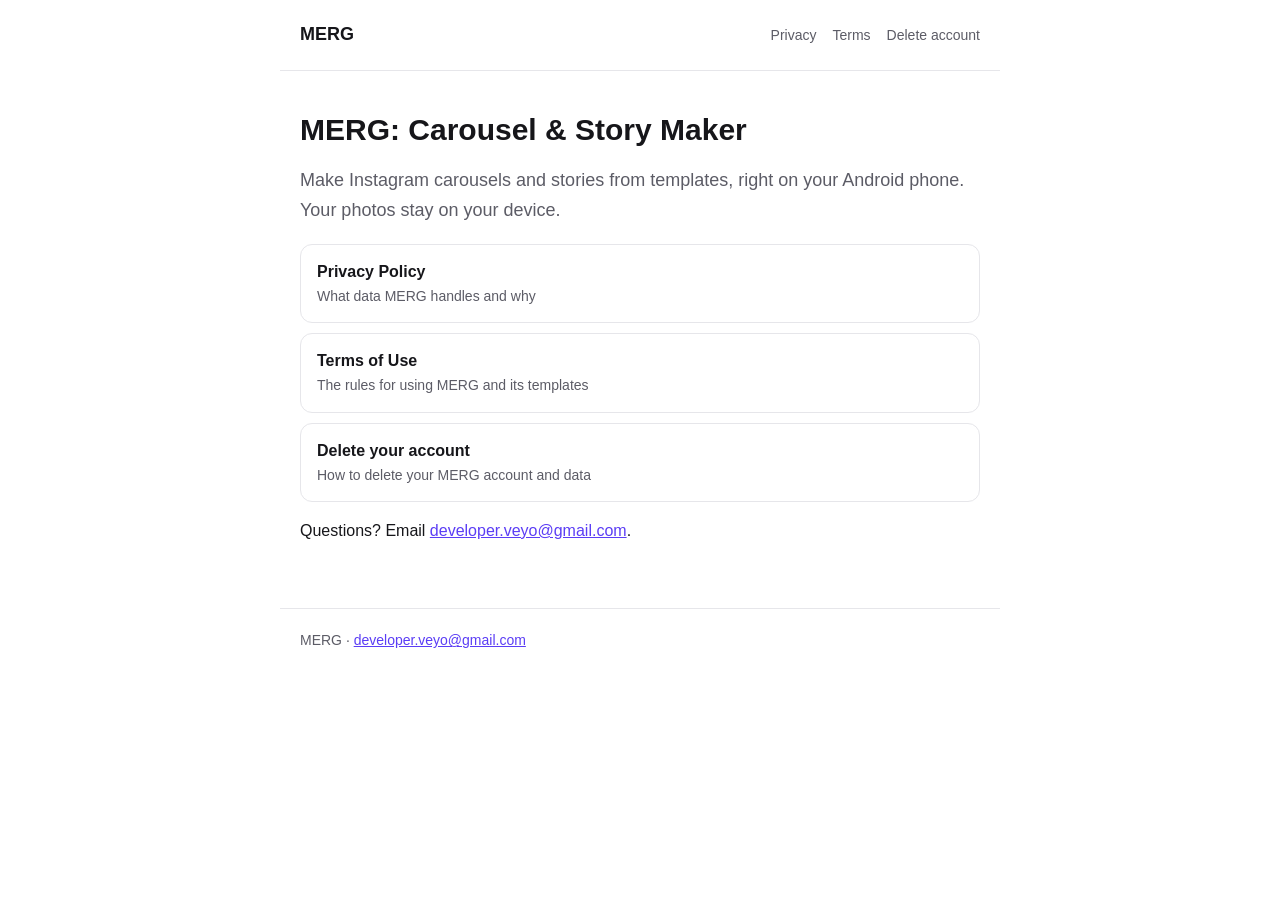
<file: index.html>
<!doctype html>
<html lang="en">
<head>
<meta charset="utf-8">
<meta name="viewport" content="width=device-width, initial-scale=1">
<title>MERG: Carousel &amp; Story Maker</title>
<meta name="description" content="MERG is an Android app for making Instagram carousels and stories.">
<link rel="stylesheet" href="style.css">
</head>
<body>
<header><a class="brand" href="./">MERG</a>
<nav><a href="privacy/">Privacy</a><a href="terms/">Terms</a><a href="delete-account/">Delete account</a></nav></header>
<main>
<section class="hero">
<h1>MERG: Carousel &amp; Story Maker</h1>
<p class="lede">Make Instagram carousels and stories from templates, right on your Android phone. Your photos stay on your device.</p>
<ul class="links">
<li><a href="privacy/">Privacy Policy<span>What data MERG handles and why</span></a></li>
<li><a href="terms/">Terms of Use<span>The rules for using MERG and its templates</span></a></li>
<li><a href="delete-account/">Delete your account<span>How to delete your MERG account and data</span></a></li>
</ul>
<p>Questions? Email <a href="mailto:developer.veyo@gmail.com">developer.veyo@gmail.com</a>.</p>
</section>
</main>
<footer>MERG &middot; <a href="mailto:developer.veyo@gmail.com">developer.veyo@gmail.com</a></footer>
</body>
</html>
</file>
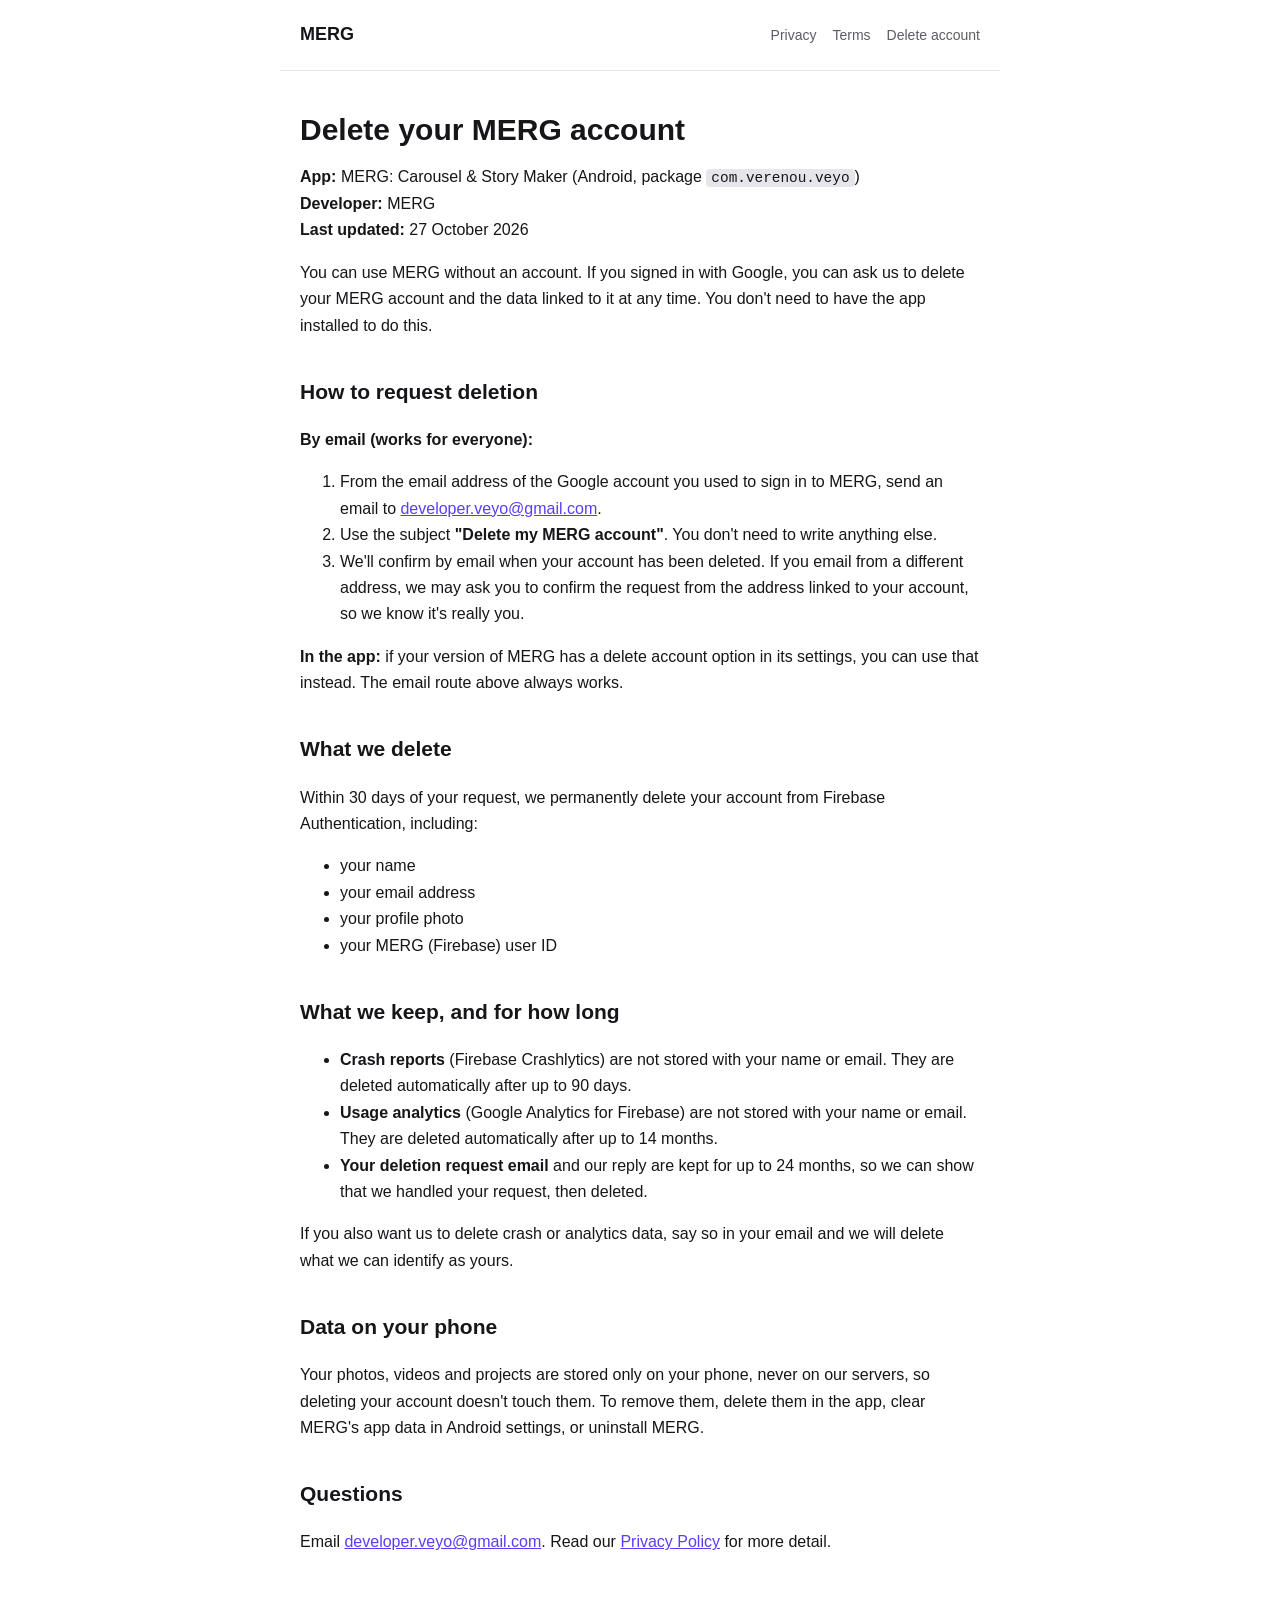
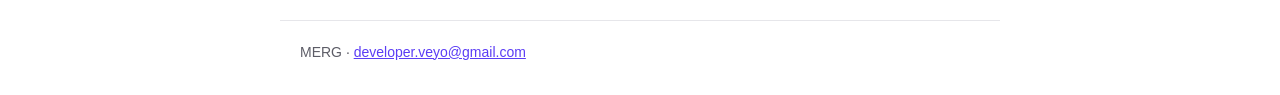
<file: delete-account/index.html>
<!doctype html>
<html lang="en">
<head>
<meta charset="utf-8">
<meta name="viewport" content="width=device-width, initial-scale=1">
<title>Delete your account – MERG</title>
<meta name="description" content="How to delete your MERG account and data.">
<link rel="stylesheet" href="../style.css">
</head>
<body>
<header><a class="brand" href="../">MERG</a>
<nav><a href="../privacy/">Privacy</a><a href="../terms/">Terms</a><a href="../delete-account/">Delete account</a></nav></header>
<main>
<h1>Delete your MERG account</h1>
<p><strong>App:</strong> MERG: Carousel &amp; Story Maker (Android, package <code>com.verenou.veyo</code>)<br />
<strong>Developer:</strong> MERG<br />
<strong>Last updated:</strong> 27 October 2026</p>
<p>You can use MERG without an account. If you signed in with Google, you can ask us to delete your MERG account and the data linked to it at any time. You don't need to have the app installed to do this.</p>
<h2>How to request deletion</h2>
<p><strong>By email (works for everyone):</strong></p>
<ol>
<li>From the email address of the Google account you used to sign in to MERG, send an email to <a href="mailto:developer.veyo@gmail.com?subject=Delete%20my%20MERG%20account">developer.veyo@gmail.com</a>.</li>
<li>Use the subject <strong>"Delete my MERG account"</strong>. You don't need to write anything else.</li>
<li>We'll confirm by email when your account has been deleted. If you email from a different address, we may ask you to confirm the request from the address linked to your account, so we know it's really you.</li>
</ol>
<p><strong>In the app:</strong> if your version of MERG has a delete account option in its settings, you can use that instead. The email route above always works.</p>
<h2>What we delete</h2>
<p>Within 30 days of your request, we permanently delete your account from Firebase Authentication, including:</p>
<ul>
<li>your name</li>
<li>your email address</li>
<li>your profile photo</li>
<li>your MERG (Firebase) user ID</li>
</ul>
<h2>What we keep, and for how long</h2>
<ul>
<li><strong>Crash reports</strong> (Firebase Crashlytics) are not stored with your name or email. They are deleted automatically after up to 90 days.</li>
<li><strong>Usage analytics</strong> (Google Analytics for Firebase) are not stored with your name or email. They are deleted automatically after up to 14 months.</li>
<li><strong>Your deletion request email</strong> and our reply are kept for up to 24 months, so we can show that we handled your request, then deleted.</li>
</ul>
<p>If you also want us to delete crash or analytics data, say so in your email and we will delete what we can identify as yours.</p>
<h2>Data on your phone</h2>
<p>Your photos, videos and projects are stored only on your phone, never on our servers, so deleting your account doesn't touch them. To remove them, delete them in the app, clear MERG's app data in Android settings, or uninstall MERG.</p>
<h2>Questions</h2>
<p>Email <a href="mailto:developer.veyo@gmail.com">developer.veyo@gmail.com</a>. Read our <a href="https://veyo-app.github.io/privacy/">Privacy Policy</a> for more detail.</p>
</main>
<footer>MERG &middot; <a href="mailto:developer.veyo@gmail.com">developer.veyo@gmail.com</a></footer>
</body>
</html>
</file>
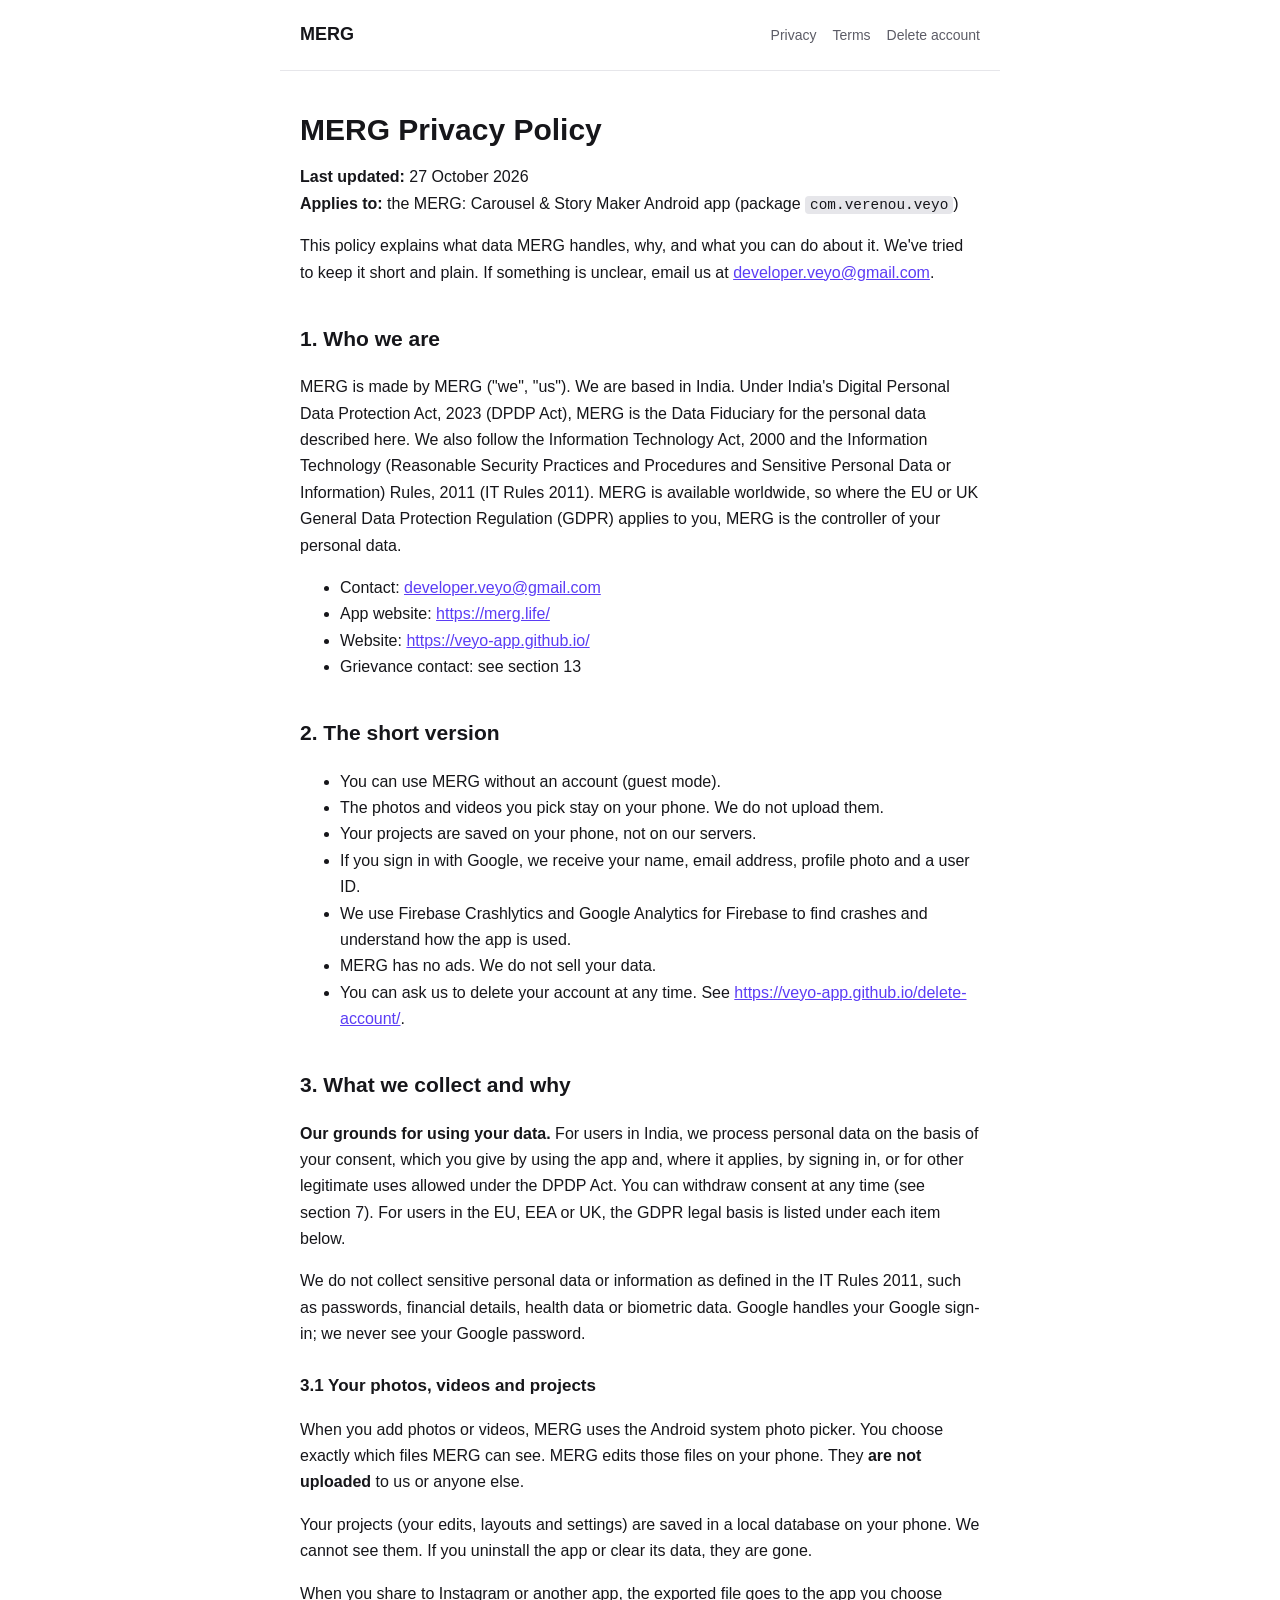
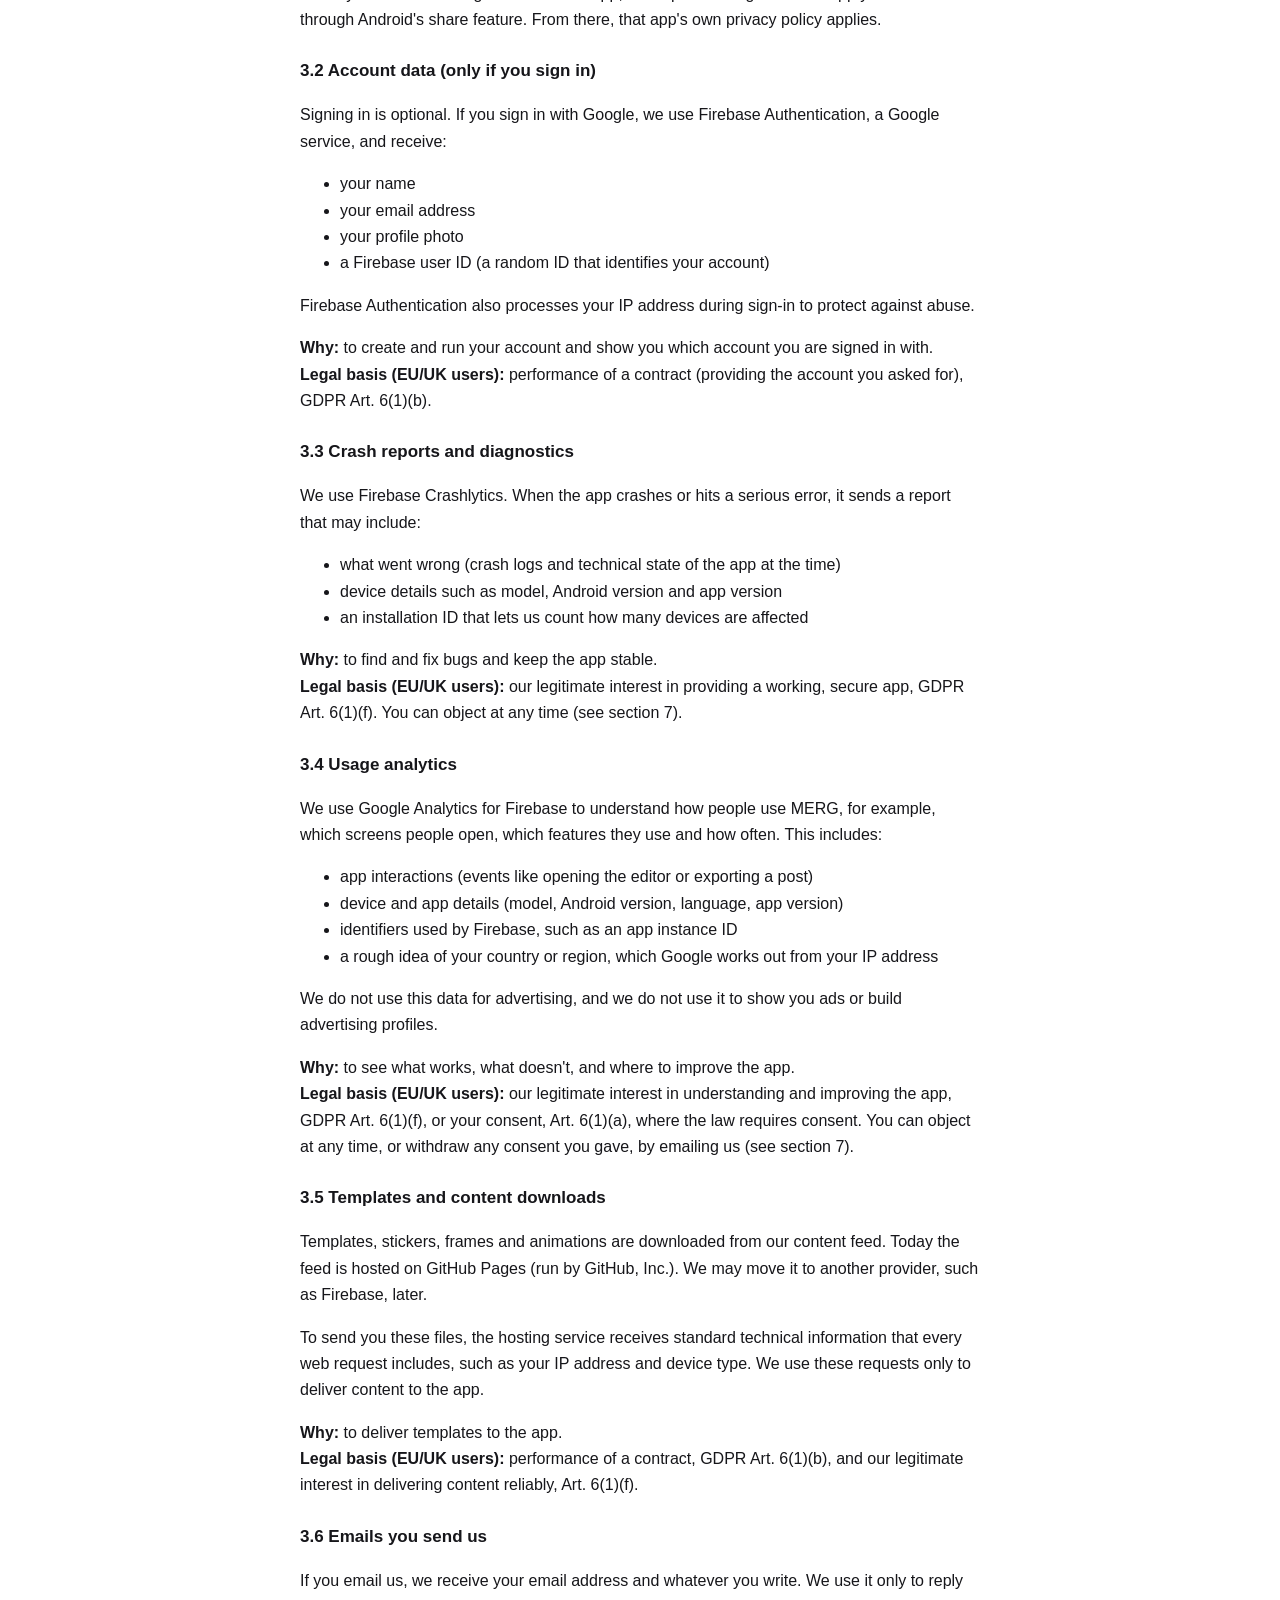
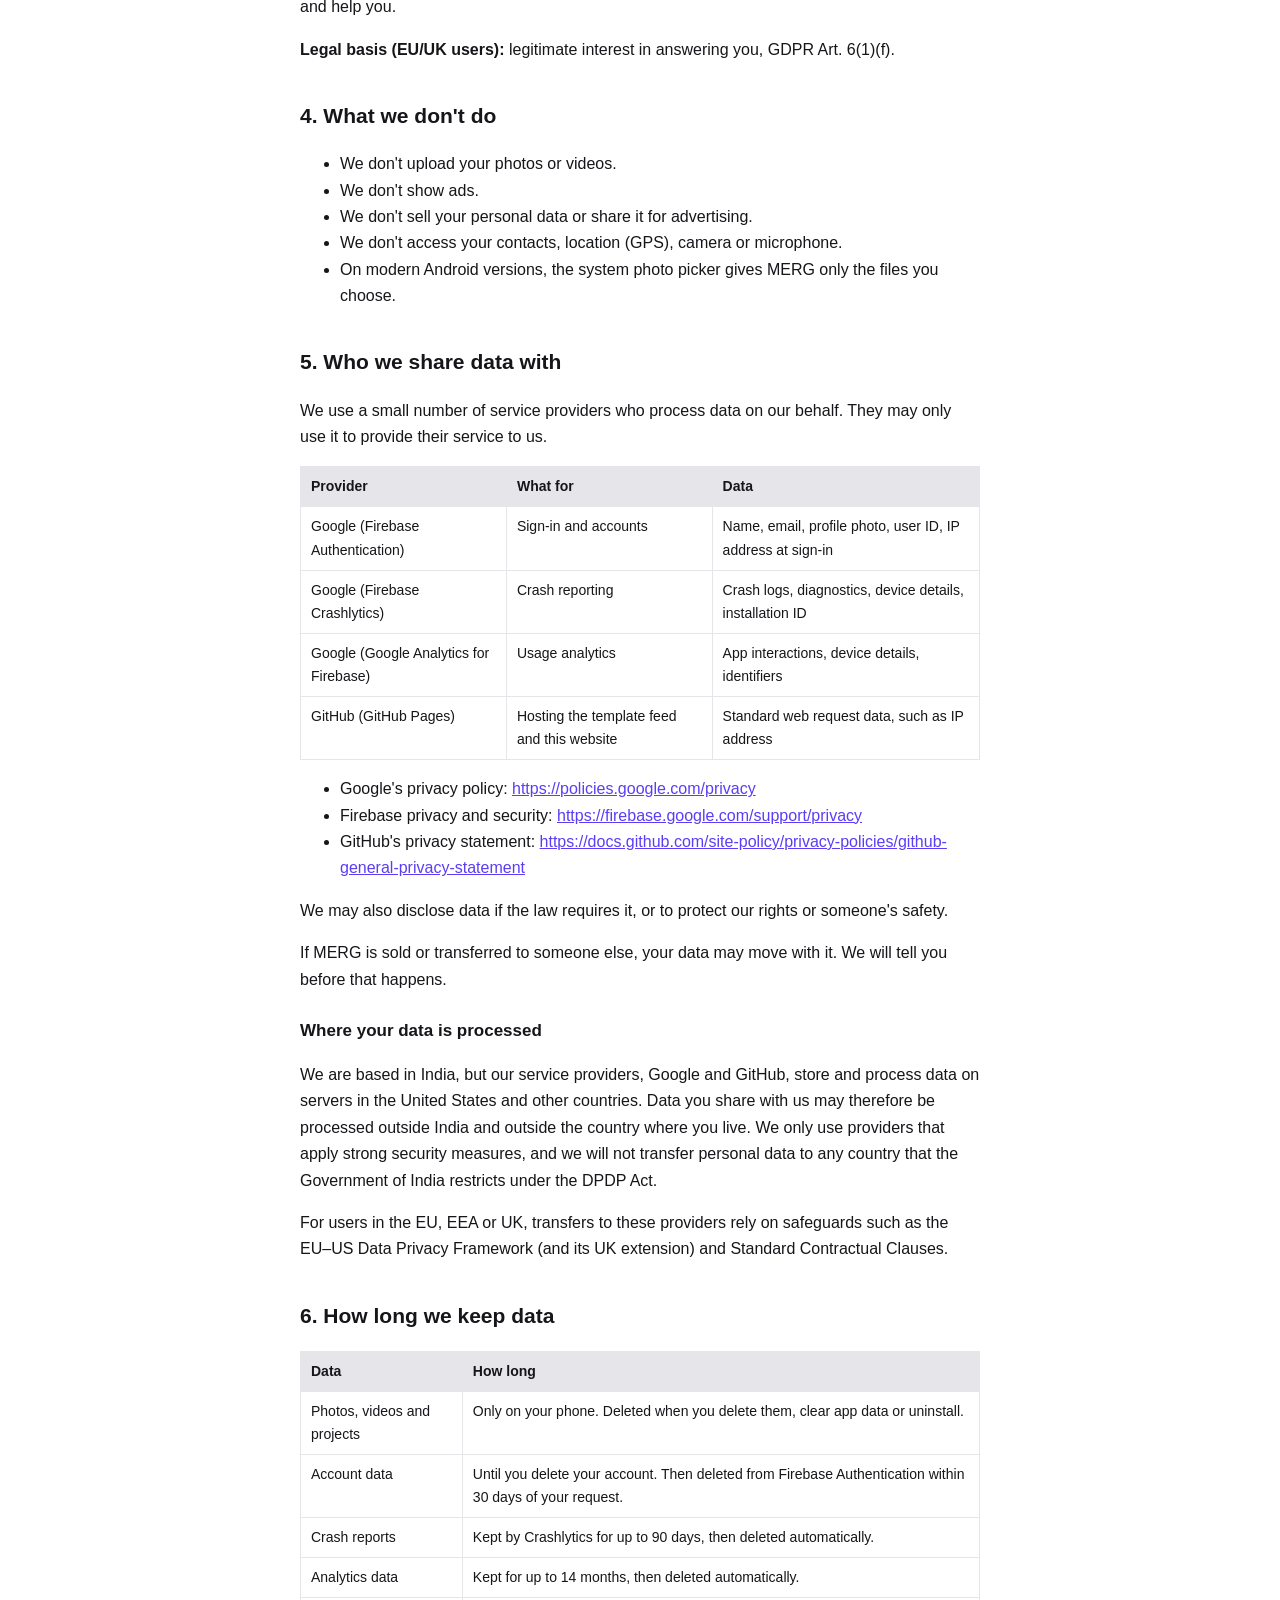
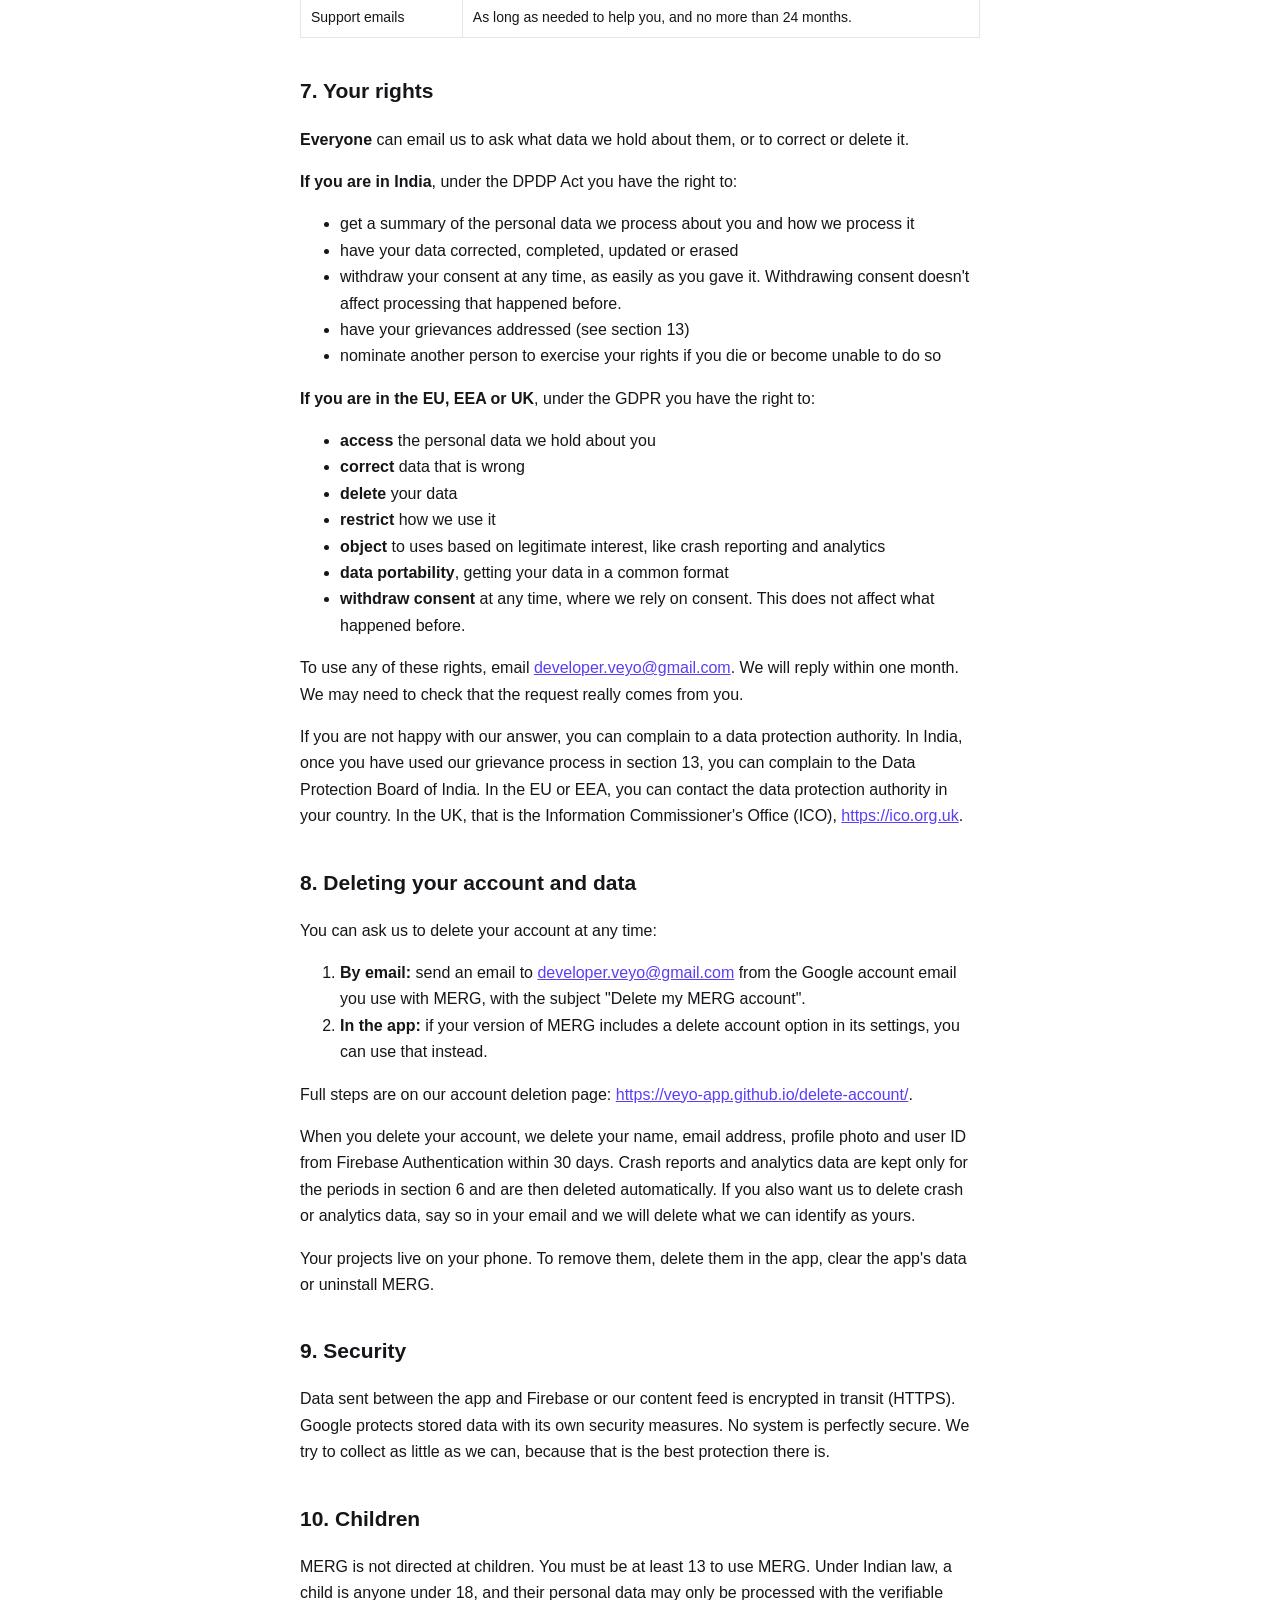
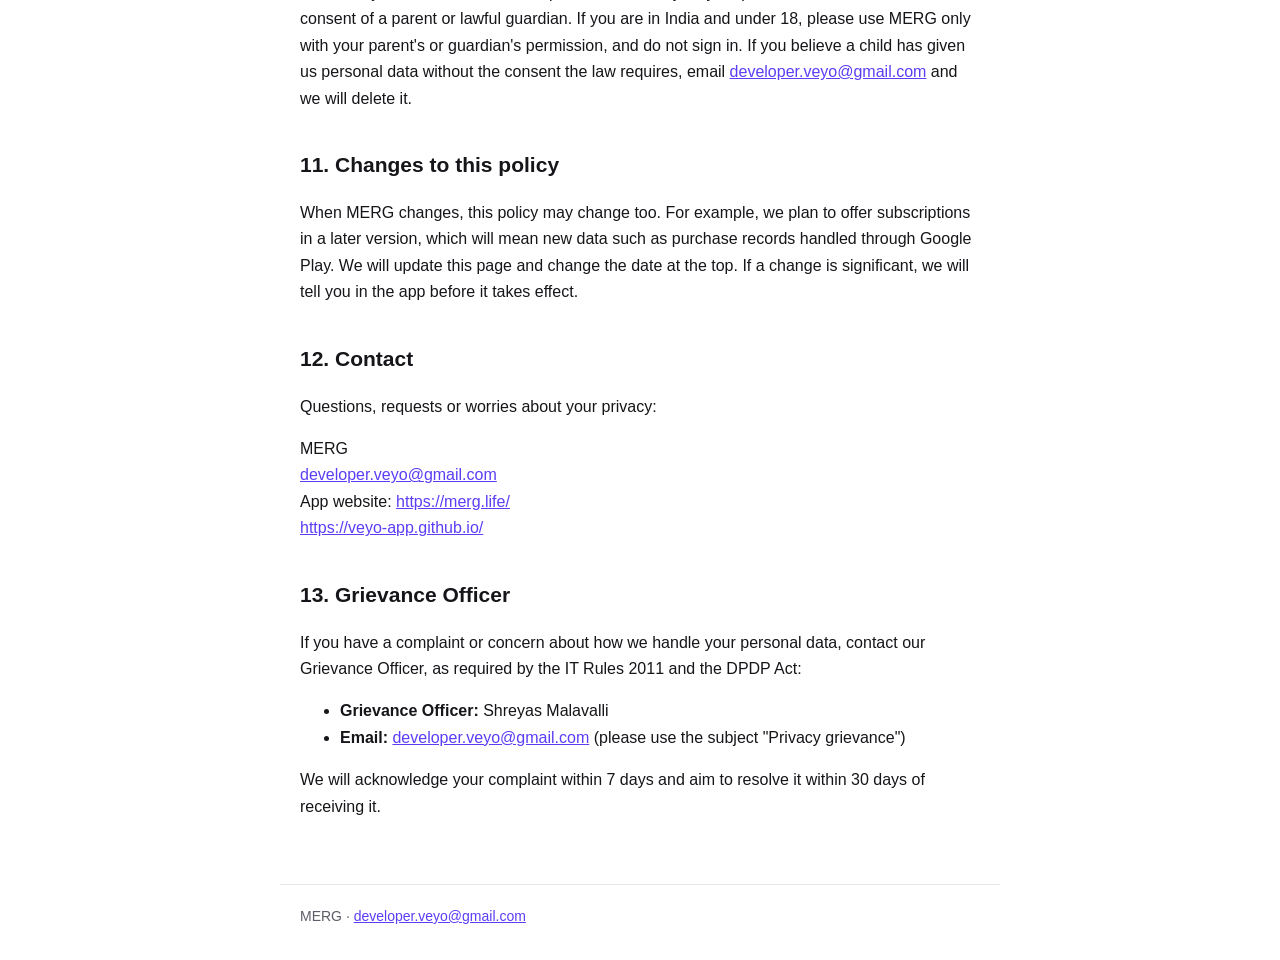
<file: privacy/index.html>
<!doctype html>
<html lang="en">
<head>
<meta charset="utf-8">
<meta name="viewport" content="width=device-width, initial-scale=1">
<title>Privacy Policy – MERG</title>
<meta name="description" content="How MERG handles your data.">
<link rel="stylesheet" href="../style.css">
</head>
<body>
<header><a class="brand" href="../">MERG</a>
<nav><a href="../privacy/">Privacy</a><a href="../terms/">Terms</a><a href="../delete-account/">Delete account</a></nav></header>
<main>
<h1>MERG Privacy Policy</h1>
<p><strong>Last updated:</strong> 27 October 2026<br />
<strong>Applies to:</strong> the MERG: Carousel &amp; Story Maker Android app (package <code>com.verenou.veyo</code>)</p>
<p>This policy explains what data MERG handles, why, and what you can do about it. We've tried to keep it short and plain. If something is unclear, email us at <a href="mailto:developer.veyo@gmail.com">developer.veyo@gmail.com</a>.</p>
<h2>1. Who we are</h2>
<p>MERG is made by MERG ("we", "us"). We are based in India. Under India's Digital Personal Data Protection Act, 2023 (DPDP Act), MERG is the Data Fiduciary for the personal data described here. We also follow the Information Technology Act, 2000 and the Information Technology (Reasonable Security Practices and Procedures and Sensitive Personal Data or Information) Rules, 2011 (IT Rules 2011). MERG is available worldwide, so where the EU or UK General Data Protection Regulation (GDPR) applies to you, MERG is the controller of your personal data.</p>
<ul>
<li>Contact: <a href="mailto:developer.veyo@gmail.com">developer.veyo@gmail.com</a></li>
<li>App website: <a href="https://merg.life/">https://merg.life/</a></li>
<li>Website: <a href="https://veyo-app.github.io/">https://veyo-app.github.io/</a></li>
<li>Grievance contact: see section 13</li>
</ul>
<h2>2. The short version</h2>
<ul>
<li>You can use MERG without an account (guest mode).</li>
<li>The photos and videos you pick stay on your phone. We do not upload them.</li>
<li>Your projects are saved on your phone, not on our servers.</li>
<li>If you sign in with Google, we receive your name, email address, profile photo and a user ID.</li>
<li>We use Firebase Crashlytics and Google Analytics for Firebase to find crashes and understand how the app is used.</li>
<li>MERG has no ads. We do not sell your data.</li>
<li>You can ask us to delete your account at any time. See <a href="https://veyo-app.github.io/delete-account/">https://veyo-app.github.io/delete-account/</a>.</li>
</ul>
<h2>3. What we collect and why</h2>
<p><strong>Our grounds for using your data.</strong> For users in India, we process personal data on the basis of your consent, which you give by using the app and, where it applies, by signing in, or for other legitimate uses allowed under the DPDP Act. You can withdraw consent at any time (see section 7). For users in the EU, EEA or UK, the GDPR legal basis is listed under each item below.</p>
<p>We do not collect sensitive personal data or information as defined in the IT Rules 2011, such as passwords, financial details, health data or biometric data. Google handles your Google sign-in; we never see your Google password.</p>
<h3>3.1 Your photos, videos and projects</h3>
<p>When you add photos or videos, MERG uses the Android system photo picker. You choose exactly which files MERG can see. MERG edits those files on your phone. They <strong>are not uploaded</strong> to us or anyone else.</p>
<p>Your projects (your edits, layouts and settings) are saved in a local database on your phone. We cannot see them. If you uninstall the app or clear its data, they are gone.</p>
<p>When you share to Instagram or another app, the exported file goes to the app you choose through Android's share feature. From there, that app's own privacy policy applies.</p>
<h3>3.2 Account data (only if you sign in)</h3>
<p>Signing in is optional. If you sign in with Google, we use Firebase Authentication, a Google service, and receive:</p>
<ul>
<li>your name</li>
<li>your email address</li>
<li>your profile photo</li>
<li>a Firebase user ID (a random ID that identifies your account)</li>
</ul>
<p>Firebase Authentication also processes your IP address during sign-in to protect against abuse.</p>
<p><strong>Why:</strong> to create and run your account and show you which account you are signed in with.<br />
<strong>Legal basis (EU/UK users):</strong> performance of a contract (providing the account you asked for), GDPR Art. 6(1)(b).</p>
<h3>3.3 Crash reports and diagnostics</h3>
<p>We use Firebase Crashlytics. When the app crashes or hits a serious error, it sends a report that may include:</p>
<ul>
<li>what went wrong (crash logs and technical state of the app at the time)</li>
<li>device details such as model, Android version and app version</li>
<li>an installation ID that lets us count how many devices are affected</li>
</ul>
<p><strong>Why:</strong> to find and fix bugs and keep the app stable.<br />
<strong>Legal basis (EU/UK users):</strong> our legitimate interest in providing a working, secure app, GDPR Art. 6(1)(f). You can object at any time (see section 7).</p>
<h3>3.4 Usage analytics</h3>
<p>We use Google Analytics for Firebase to understand how people use MERG, for example, which screens people open, which features they use and how often. This includes:</p>
<ul>
<li>app interactions (events like opening the editor or exporting a post)</li>
<li>device and app details (model, Android version, language, app version)</li>
<li>identifiers used by Firebase, such as an app instance ID</li>
<li>a rough idea of your country or region, which Google works out from your IP address</li>
</ul>
<p>We do not use this data for advertising, and we do not use it to show you ads or build advertising profiles.</p>
<p><strong>Why:</strong> to see what works, what doesn't, and where to improve the app.<br />
<strong>Legal basis (EU/UK users):</strong> our legitimate interest in understanding and improving the app, GDPR Art. 6(1)(f), or your consent, Art. 6(1)(a), where the law requires consent. You can object at any time, or withdraw any consent you gave, by emailing us (see section 7).</p>
<h3>3.5 Templates and content downloads</h3>
<p>Templates, stickers, frames and animations are downloaded from our content feed. Today the feed is hosted on GitHub Pages (run by GitHub, Inc.). We may move it to another provider, such as Firebase, later.</p>
<p>To send you these files, the hosting service receives standard technical information that every web request includes, such as your IP address and device type. We use these requests only to deliver content to the app.</p>
<p><strong>Why:</strong> to deliver templates to the app.<br />
<strong>Legal basis (EU/UK users):</strong> performance of a contract, GDPR Art. 6(1)(b), and our legitimate interest in delivering content reliably, Art. 6(1)(f).</p>
<h3>3.6 Emails you send us</h3>
<p>If you email us, we receive your email address and whatever you write. We use it only to reply and help you.</p>
<p><strong>Legal basis (EU/UK users):</strong> legitimate interest in answering you, GDPR Art. 6(1)(f).</p>
<h2>4. What we don't do</h2>
<ul>
<li>We don't upload your photos or videos.</li>
<li>We don't show ads.</li>
<li>We don't sell your personal data or share it for advertising.</li>
<li>We don't access your contacts, location (GPS), camera or microphone.</li>
<li>On modern Android versions, the system photo picker gives MERG only the files you choose.</li>
</ul>
<h2>5. Who we share data with</h2>
<p>We use a small number of service providers who process data on our behalf. They may only use it to provide their service to us.</p>
<table>
<thead>
<tr>
<th>Provider</th>
<th>What for</th>
<th>Data</th>
</tr>
</thead>
<tbody>
<tr>
<td>Google (Firebase Authentication)</td>
<td>Sign-in and accounts</td>
<td>Name, email, profile photo, user ID, IP address at sign-in</td>
</tr>
<tr>
<td>Google (Firebase Crashlytics)</td>
<td>Crash reporting</td>
<td>Crash logs, diagnostics, device details, installation ID</td>
</tr>
<tr>
<td>Google (Google Analytics for Firebase)</td>
<td>Usage analytics</td>
<td>App interactions, device details, identifiers</td>
</tr>
<tr>
<td>GitHub (GitHub Pages)</td>
<td>Hosting the template feed and this website</td>
<td>Standard web request data, such as IP address</td>
</tr>
</tbody>
</table>
<ul>
<li>Google's privacy policy: <a href="https://policies.google.com/privacy">https://policies.google.com/privacy</a></li>
<li>Firebase privacy and security: <a href="https://firebase.google.com/support/privacy">https://firebase.google.com/support/privacy</a></li>
<li>GitHub's privacy statement: <a href="https://docs.github.com/site-policy/privacy-policies/github-general-privacy-statement">https://docs.github.com/site-policy/privacy-policies/github-general-privacy-statement</a></li>
</ul>
<p>We may also disclose data if the law requires it, or to protect our rights or someone's safety.</p>
<p>If MERG is sold or transferred to someone else, your data may move with it. We will tell you before that happens.</p>
<h3>Where your data is processed</h3>
<p>We are based in India, but our service providers, Google and GitHub, store and process data on servers in the United States and other countries. Data you share with us may therefore be processed outside India and outside the country where you live. We only use providers that apply strong security measures, and we will not transfer personal data to any country that the Government of India restricts under the DPDP Act.</p>
<p>For users in the EU, EEA or UK, transfers to these providers rely on safeguards such as the EU–US Data Privacy Framework (and its UK extension) and Standard Contractual Clauses.</p>
<h2>6. How long we keep data</h2>
<table>
<thead>
<tr>
<th>Data</th>
<th>How long</th>
</tr>
</thead>
<tbody>
<tr>
<td>Photos, videos and projects</td>
<td>Only on your phone. Deleted when you delete them, clear app data or uninstall.</td>
</tr>
<tr>
<td>Account data</td>
<td>Until you delete your account. Then deleted from Firebase Authentication within 30 days of your request.</td>
</tr>
<tr>
<td>Crash reports</td>
<td>Kept by Crashlytics for up to 90 days, then deleted automatically.</td>
</tr>
<tr>
<td>Analytics data</td>
<td>Kept for up to 14 months, then deleted automatically.</td>
</tr>
<tr>
<td>Support emails</td>
<td>As long as needed to help you, and no more than 24 months.</td>
</tr>
</tbody>
</table>
<h2>7. Your rights</h2>
<p><strong>Everyone</strong> can email us to ask what data we hold about them, or to correct or delete it.</p>
<p><strong>If you are in India</strong>, under the DPDP Act you have the right to:</p>
<ul>
<li>get a summary of the personal data we process about you and how we process it</li>
<li>have your data corrected, completed, updated or erased</li>
<li>withdraw your consent at any time, as easily as you gave it. Withdrawing consent doesn't affect processing that happened before.</li>
<li>have your grievances addressed (see section 13)</li>
<li>nominate another person to exercise your rights if you die or become unable to do so</li>
</ul>
<p><strong>If you are in the EU, EEA or UK</strong>, under the GDPR you have the right to:</p>
<ul>
<li><strong>access</strong> the personal data we hold about you</li>
<li><strong>correct</strong> data that is wrong</li>
<li><strong>delete</strong> your data</li>
<li><strong>restrict</strong> how we use it</li>
<li><strong>object</strong> to uses based on legitimate interest, like crash reporting and analytics</li>
<li><strong>data portability</strong>, getting your data in a common format</li>
<li><strong>withdraw consent</strong> at any time, where we rely on consent. This does not affect what happened before.</li>
</ul>
<p>To use any of these rights, email <a href="mailto:developer.veyo@gmail.com">developer.veyo@gmail.com</a>. We will reply within one month. We may need to check that the request really comes from you.</p>
<p>If you are not happy with our answer, you can complain to a data protection authority. In India, once you have used our grievance process in section 13, you can complain to the Data Protection Board of India. In the EU or EEA, you can contact the data protection authority in your country. In the UK, that is the Information Commissioner's Office (ICO), <a href="https://ico.org.uk">https://ico.org.uk</a>.</p>
<h2>8. Deleting your account and data</h2>
<p>You can ask us to delete your account at any time:</p>
<ol>
<li><strong>By email:</strong> send an email to <a href="mailto:developer.veyo@gmail.com?subject=Delete%20my%20MERG%20account">developer.veyo@gmail.com</a> from the Google account email you use with MERG, with the subject "Delete my MERG account".</li>
<li><strong>In the app:</strong> if your version of MERG includes a delete account option in its settings, you can use that instead.</li>
</ol>
<p>Full steps are on our account deletion page: <a href="https://veyo-app.github.io/delete-account/">https://veyo-app.github.io/delete-account/</a>.</p>
<p>When you delete your account, we delete your name, email address, profile photo and user ID from Firebase Authentication within 30 days. Crash reports and analytics data are kept only for the periods in section 6 and are then deleted automatically. If you also want us to delete crash or analytics data, say so in your email and we will delete what we can identify as yours.</p>
<p>Your projects live on your phone. To remove them, delete them in the app, clear the app's data or uninstall MERG.</p>
<h2>9. Security</h2>
<p>Data sent between the app and Firebase or our content feed is encrypted in transit (HTTPS). Google protects stored data with its own security measures. No system is perfectly secure. We try to collect as little as we can, because that is the best protection there is.</p>
<h2>10. Children</h2>
<p>MERG is not directed at children. You must be at least 13 to use MERG. Under Indian law, a child is anyone under 18, and their personal data may only be processed with the verifiable consent of a parent or lawful guardian. If you are in India and under 18, please use MERG only with your parent's or guardian's permission, and do not sign in. If you believe a child has given us personal data without the consent the law requires, email <a href="mailto:developer.veyo@gmail.com">developer.veyo@gmail.com</a> and we will delete it.</p>
<h2>11. Changes to this policy</h2>
<p>When MERG changes, this policy may change too. For example, we plan to offer subscriptions in a later version, which will mean new data such as purchase records handled through Google Play. We will update this page and change the date at the top. If a change is significant, we will tell you in the app before it takes effect.</p>
<h2>12. Contact</h2>
<p>Questions, requests or worries about your privacy:</p>
<p>MERG<br />
<a href="mailto:developer.veyo@gmail.com">developer.veyo@gmail.com</a><br />
App website: <a href="https://merg.life/">https://merg.life/</a><br />
<a href="https://veyo-app.github.io/">https://veyo-app.github.io/</a></p>
<h2>13. Grievance Officer</h2>
<p>If you have a complaint or concern about how we handle your personal data, contact our Grievance Officer, as required by the IT Rules 2011 and the DPDP Act:</p>
<ul>
<li><strong>Grievance Officer:</strong> Shreyas Malavalli</li>
<li><strong>Email:</strong> <a href="mailto:developer.veyo@gmail.com?subject=Privacy%20grievance">developer.veyo@gmail.com</a> (please use the subject "Privacy grievance")</li>
</ul>
<p>We will acknowledge your complaint within 7 days and aim to resolve it within 30 days of receiving it.</p>
</main>
<footer>MERG &middot; <a href="mailto:developer.veyo@gmail.com">developer.veyo@gmail.com</a></footer>
</body>
</html>
</file>
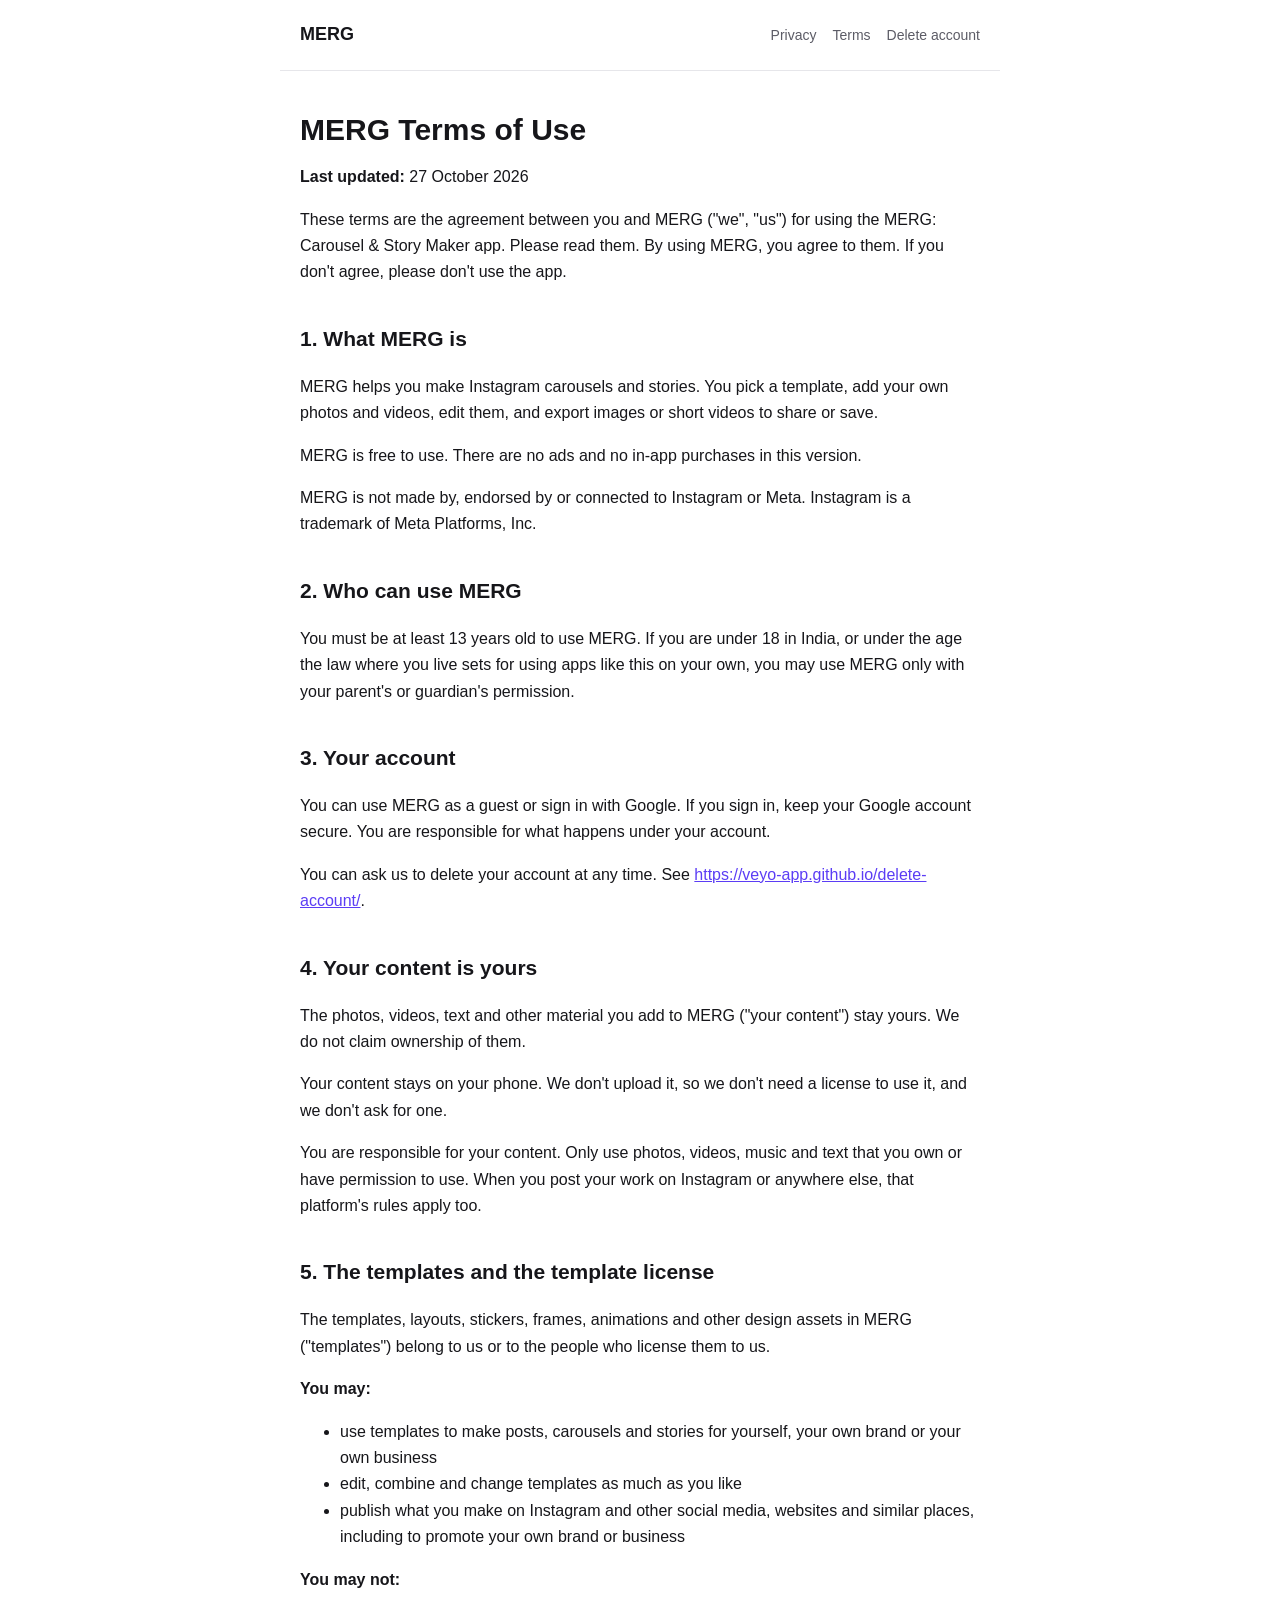
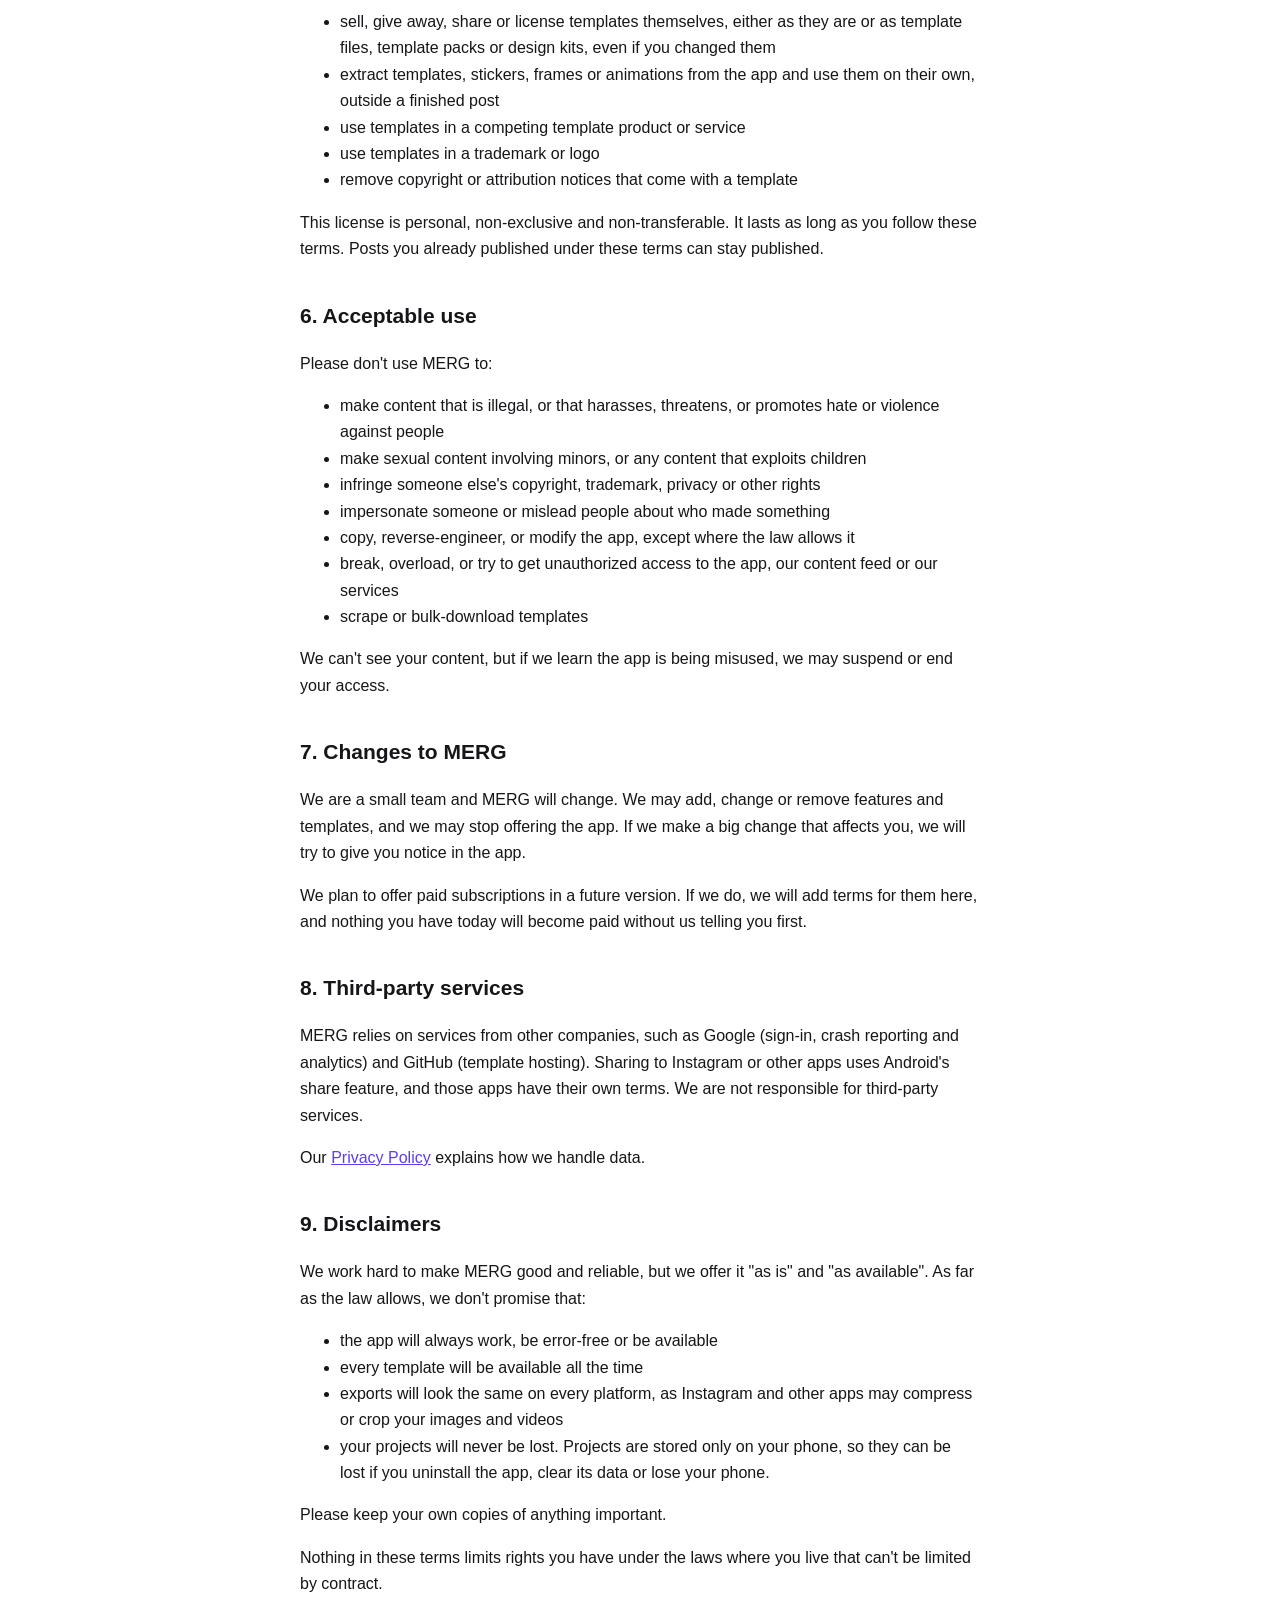
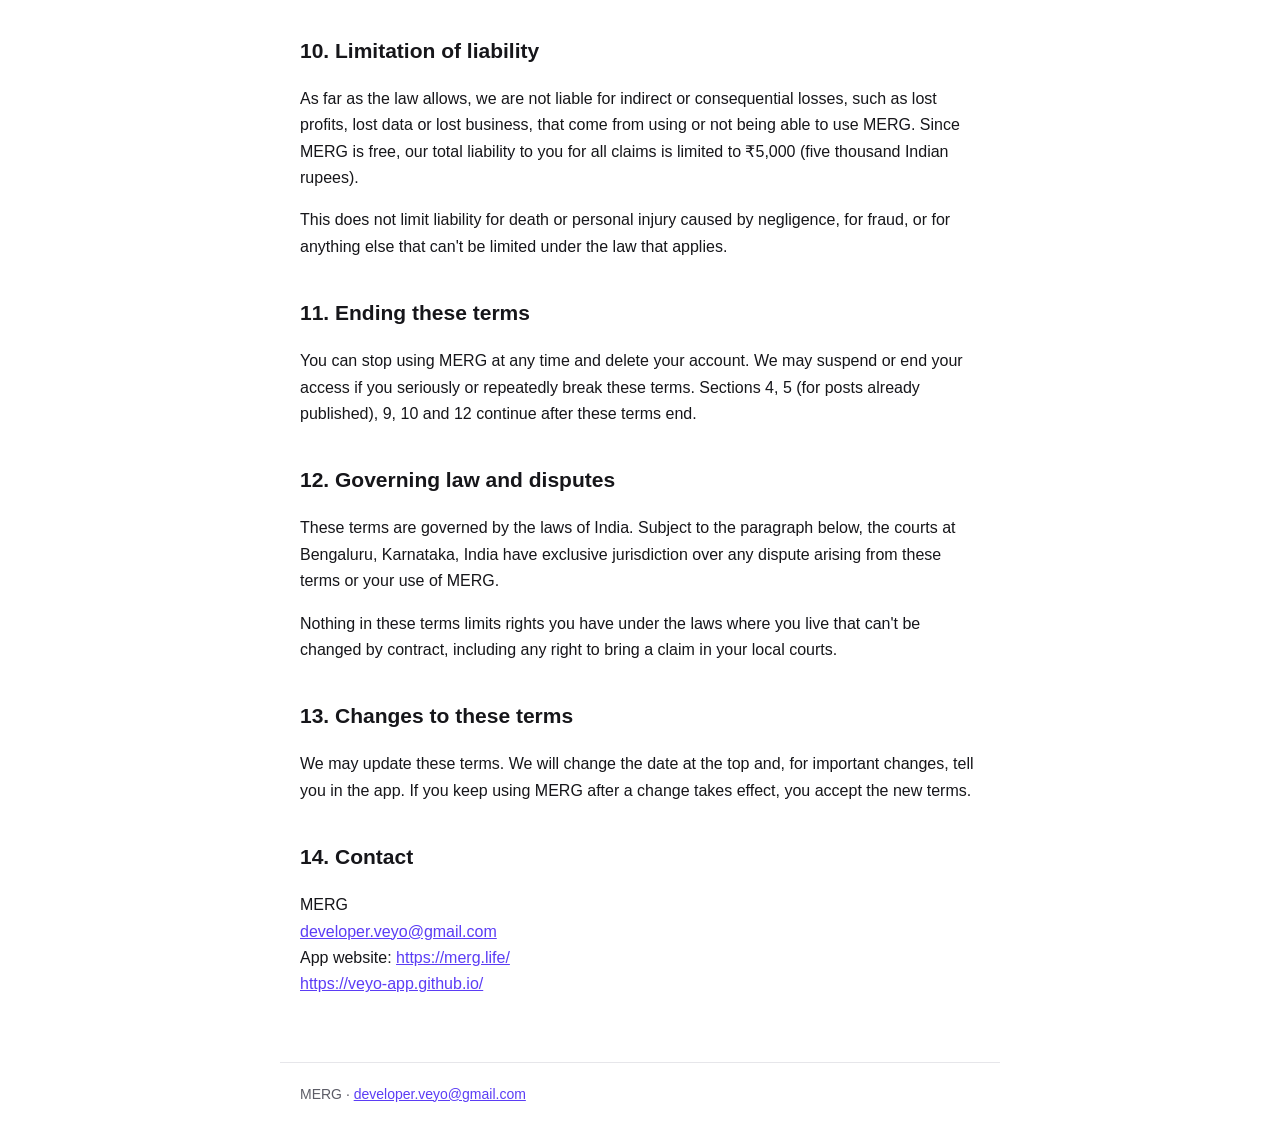
<file: terms/index.html>
<!doctype html>
<html lang="en">
<head>
<meta charset="utf-8">
<meta name="viewport" content="width=device-width, initial-scale=1">
<title>Terms of Use – MERG</title>
<meta name="description" content="The terms for using the MERG app.">
<link rel="stylesheet" href="../style.css">
</head>
<body>
<header><a class="brand" href="../">MERG</a>
<nav><a href="../privacy/">Privacy</a><a href="../terms/">Terms</a><a href="../delete-account/">Delete account</a></nav></header>
<main>
<h1>MERG Terms of Use</h1>
<p><strong>Last updated:</strong> 27 October 2026</p>
<p>These terms are the agreement between you and MERG ("we", "us") for using the MERG: Carousel &amp; Story Maker app. Please read them. By using MERG, you agree to them. If you don't agree, please don't use the app.</p>
<h2>1. What MERG is</h2>
<p>MERG helps you make Instagram carousels and stories. You pick a template, add your own photos and videos, edit them, and export images or short videos to share or save.</p>
<p>MERG is free to use. There are no ads and no in-app purchases in this version.</p>
<p>MERG is not made by, endorsed by or connected to Instagram or Meta. Instagram is a trademark of Meta Platforms, Inc.</p>
<h2>2. Who can use MERG</h2>
<p>You must be at least 13 years old to use MERG. If you are under 18 in India, or under the age the law where you live sets for using apps like this on your own, you may use MERG only with your parent's or guardian's permission.</p>
<h2>3. Your account</h2>
<p>You can use MERG as a guest or sign in with Google. If you sign in, keep your Google account secure. You are responsible for what happens under your account.</p>
<p>You can ask us to delete your account at any time. See <a href="https://veyo-app.github.io/delete-account/">https://veyo-app.github.io/delete-account/</a>.</p>
<h2>4. Your content is yours</h2>
<p>The photos, videos, text and other material you add to MERG ("your content") stay yours. We do not claim ownership of them.</p>
<p>Your content stays on your phone. We don't upload it, so we don't need a license to use it, and we don't ask for one.</p>
<p>You are responsible for your content. Only use photos, videos, music and text that you own or have permission to use. When you post your work on Instagram or anywhere else, that platform's rules apply too.</p>
<h2>5. The templates and the template license</h2>
<p>The templates, layouts, stickers, frames, animations and other design assets in MERG ("templates") belong to us or to the people who license them to us.</p>
<p><strong>You may:</strong></p>
<ul>
<li>use templates to make posts, carousels and stories for yourself, your own brand or your own business</li>
<li>edit, combine and change templates as much as you like</li>
<li>publish what you make on Instagram and other social media, websites and similar places, including to promote your own brand or business</li>
</ul>
<p><strong>You may not:</strong></p>
<ul>
<li>sell, give away, share or license templates themselves, either as they are or as template files, template packs or design kits, even if you changed them</li>
<li>extract templates, stickers, frames or animations from the app and use them on their own, outside a finished post</li>
<li>use templates in a competing template product or service</li>
<li>use templates in a trademark or logo</li>
<li>remove copyright or attribution notices that come with a template</li>
</ul>
<p>This license is personal, non-exclusive and non-transferable. It lasts as long as you follow these terms. Posts you already published under these terms can stay published.</p>
<h2>6. Acceptable use</h2>
<p>Please don't use MERG to:</p>
<ul>
<li>make content that is illegal, or that harasses, threatens, or promotes hate or violence against people</li>
<li>make sexual content involving minors, or any content that exploits children</li>
<li>infringe someone else's copyright, trademark, privacy or other rights</li>
<li>impersonate someone or mislead people about who made something</li>
<li>copy, reverse-engineer, or modify the app, except where the law allows it</li>
<li>break, overload, or try to get unauthorized access to the app, our content feed or our services</li>
<li>scrape or bulk-download templates</li>
</ul>
<p>We can't see your content, but if we learn the app is being misused, we may suspend or end your access.</p>
<h2>7. Changes to MERG</h2>
<p>We are a small team and MERG will change. We may add, change or remove features and templates, and we may stop offering the app. If we make a big change that affects you, we will try to give you notice in the app.</p>
<p>We plan to offer paid subscriptions in a future version. If we do, we will add terms for them here, and nothing you have today will become paid without us telling you first.</p>
<h2>8. Third-party services</h2>
<p>MERG relies on services from other companies, such as Google (sign-in, crash reporting and analytics) and GitHub (template hosting). Sharing to Instagram or other apps uses Android's share feature, and those apps have their own terms. We are not responsible for third-party services.</p>
<p>Our <a href="https://veyo-app.github.io/privacy/">Privacy Policy</a> explains how we handle data.</p>
<h2>9. Disclaimers</h2>
<p>We work hard to make MERG good and reliable, but we offer it "as is" and "as available". As far as the law allows, we don't promise that:</p>
<ul>
<li>the app will always work, be error-free or be available</li>
<li>every template will be available all the time</li>
<li>exports will look the same on every platform, as Instagram and other apps may compress or crop your images and videos</li>
<li>your projects will never be lost. Projects are stored only on your phone, so they can be lost if you uninstall the app, clear its data or lose your phone.</li>
</ul>
<p>Please keep your own copies of anything important.</p>
<p>Nothing in these terms limits rights you have under the laws where you live that can't be limited by contract.</p>
<h2>10. Limitation of liability</h2>
<p>As far as the law allows, we are not liable for indirect or consequential losses, such as lost profits, lost data or lost business, that come from using or not being able to use MERG. Since MERG is free, our total liability to you for all claims is limited to ₹5,000 (five thousand Indian rupees).</p>
<p>This does not limit liability for death or personal injury caused by negligence, for fraud, or for anything else that can't be limited under the law that applies.</p>
<h2>11. Ending these terms</h2>
<p>You can stop using MERG at any time and delete your account. We may suspend or end your access if you seriously or repeatedly break these terms. Sections 4, 5 (for posts already published), 9, 10 and 12 continue after these terms end.</p>
<h2>12. Governing law and disputes</h2>
<p>These terms are governed by the laws of India. Subject to the paragraph below, the courts at Bengaluru, Karnataka, India have exclusive jurisdiction over any dispute arising from these terms or your use of MERG.</p>
<p>Nothing in these terms limits rights you have under the laws where you live that can't be changed by contract, including any right to bring a claim in your local courts.</p>
<h2>13. Changes to these terms</h2>
<p>We may update these terms. We will change the date at the top and, for important changes, tell you in the app. If you keep using MERG after a change takes effect, you accept the new terms.</p>
<h2>14. Contact</h2>
<p>MERG<br />
<a href="mailto:developer.veyo@gmail.com">developer.veyo@gmail.com</a><br />
App website: <a href="https://merg.life/">https://merg.life/</a><br />
<a href="https://veyo-app.github.io/">https://veyo-app.github.io/</a></p>
</main>
<footer>MERG &middot; <a href="mailto:developer.veyo@gmail.com">developer.veyo@gmail.com</a></footer>
</body>
</html>
</file>
<file: style.css>
:root{--fg:#16161a;--muted:#5c5c66;--bg:#fff;--line:#e6e6ea;--accent:#5b3df5}
@media (prefers-color-scheme:dark){:root{--fg:#ececf1;--muted:#a0a0ab;--bg:#111114;--line:#2a2a31;--accent:#9d8bff}}
*{box-sizing:border-box}html{-webkit-text-size-adjust:100%}
body{margin:0;background:var(--bg);color:var(--fg);font:16px/1.65 -apple-system,BlinkMacSystemFont,"Segoe UI",Roboto,Helvetica,Arial,sans-serif}
header,main,footer{max-width:720px;margin:0 auto;padding:0 20px}
header{display:flex;justify-content:space-between;align-items:center;padding-top:20px;padding-bottom:20px;border-bottom:1px solid var(--line);flex-wrap:wrap;gap:8px}
header a.brand{font-weight:700;font-size:18px;color:var(--fg);text-decoration:none}
nav a{color:var(--muted);text-decoration:none;margin-left:16px;font-size:14px}nav a:hover{color:var(--fg)}
main{padding-top:24px;padding-bottom:48px}
h1{font-size:30px;line-height:1.25;margin:16px 0}h2{font-size:21px;margin-top:36px}h3{font-size:17px;margin-top:24px}
a{color:var(--accent)}code{font-size:.9em;background:var(--line);padding:1px 5px;border-radius:4px}
table{border-collapse:collapse;width:100%;font-size:14px;margin:16px 0;display:block;overflow-x:auto}
th,td{border:1px solid var(--line);padding:8px 10px;text-align:left;vertical-align:top}th{background:var(--line)}
footer{border-top:1px solid var(--line);padding-top:20px;padding-bottom:32px;color:var(--muted);font-size:14px}
.hero p.lede{font-size:18px;color:var(--muted)}.links{list-style:none;padding:0}.links li{margin:10px 0}
.links a{display:block;padding:14px 16px;border:1px solid var(--line);border-radius:12px;text-decoration:none;color:var(--fg);font-weight:600}
.links a span{display:block;font-weight:400;color:var(--muted);font-size:14px}.links a:hover{border-color:var(--accent)}
</file>
